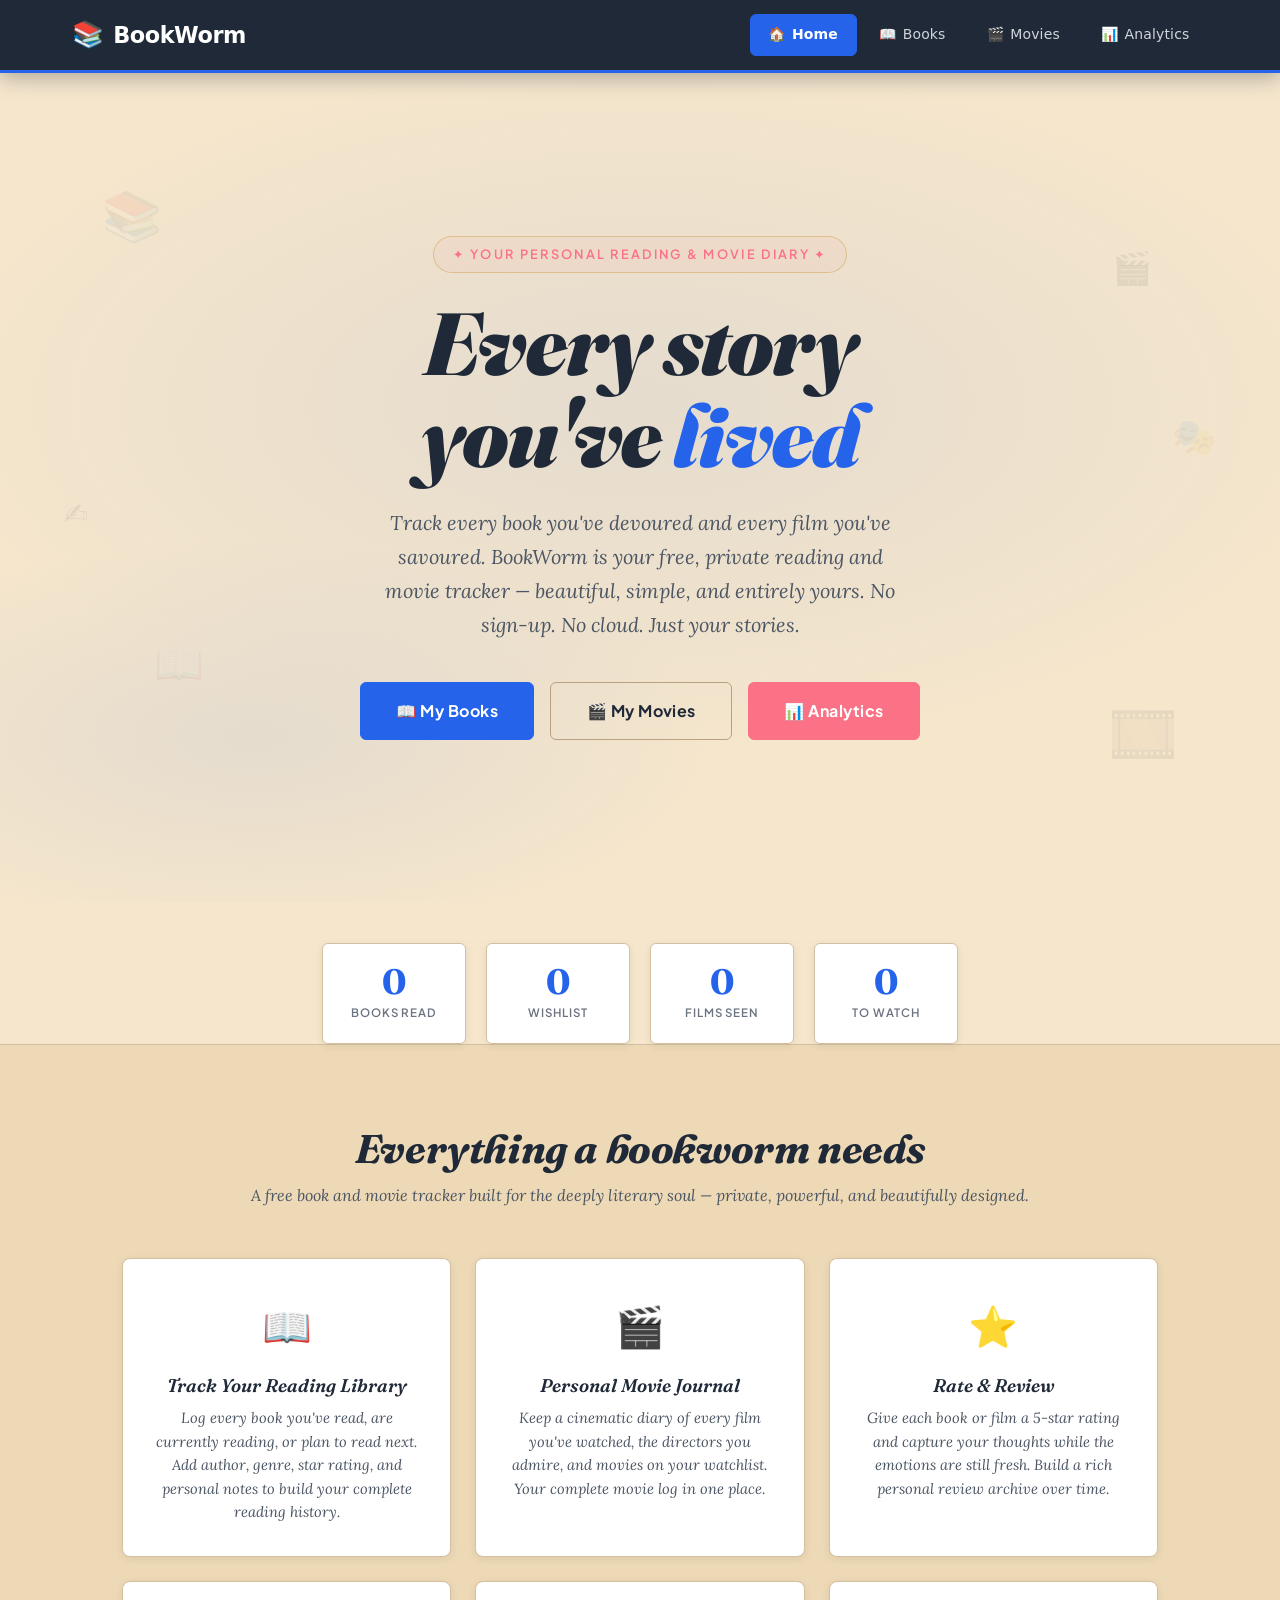
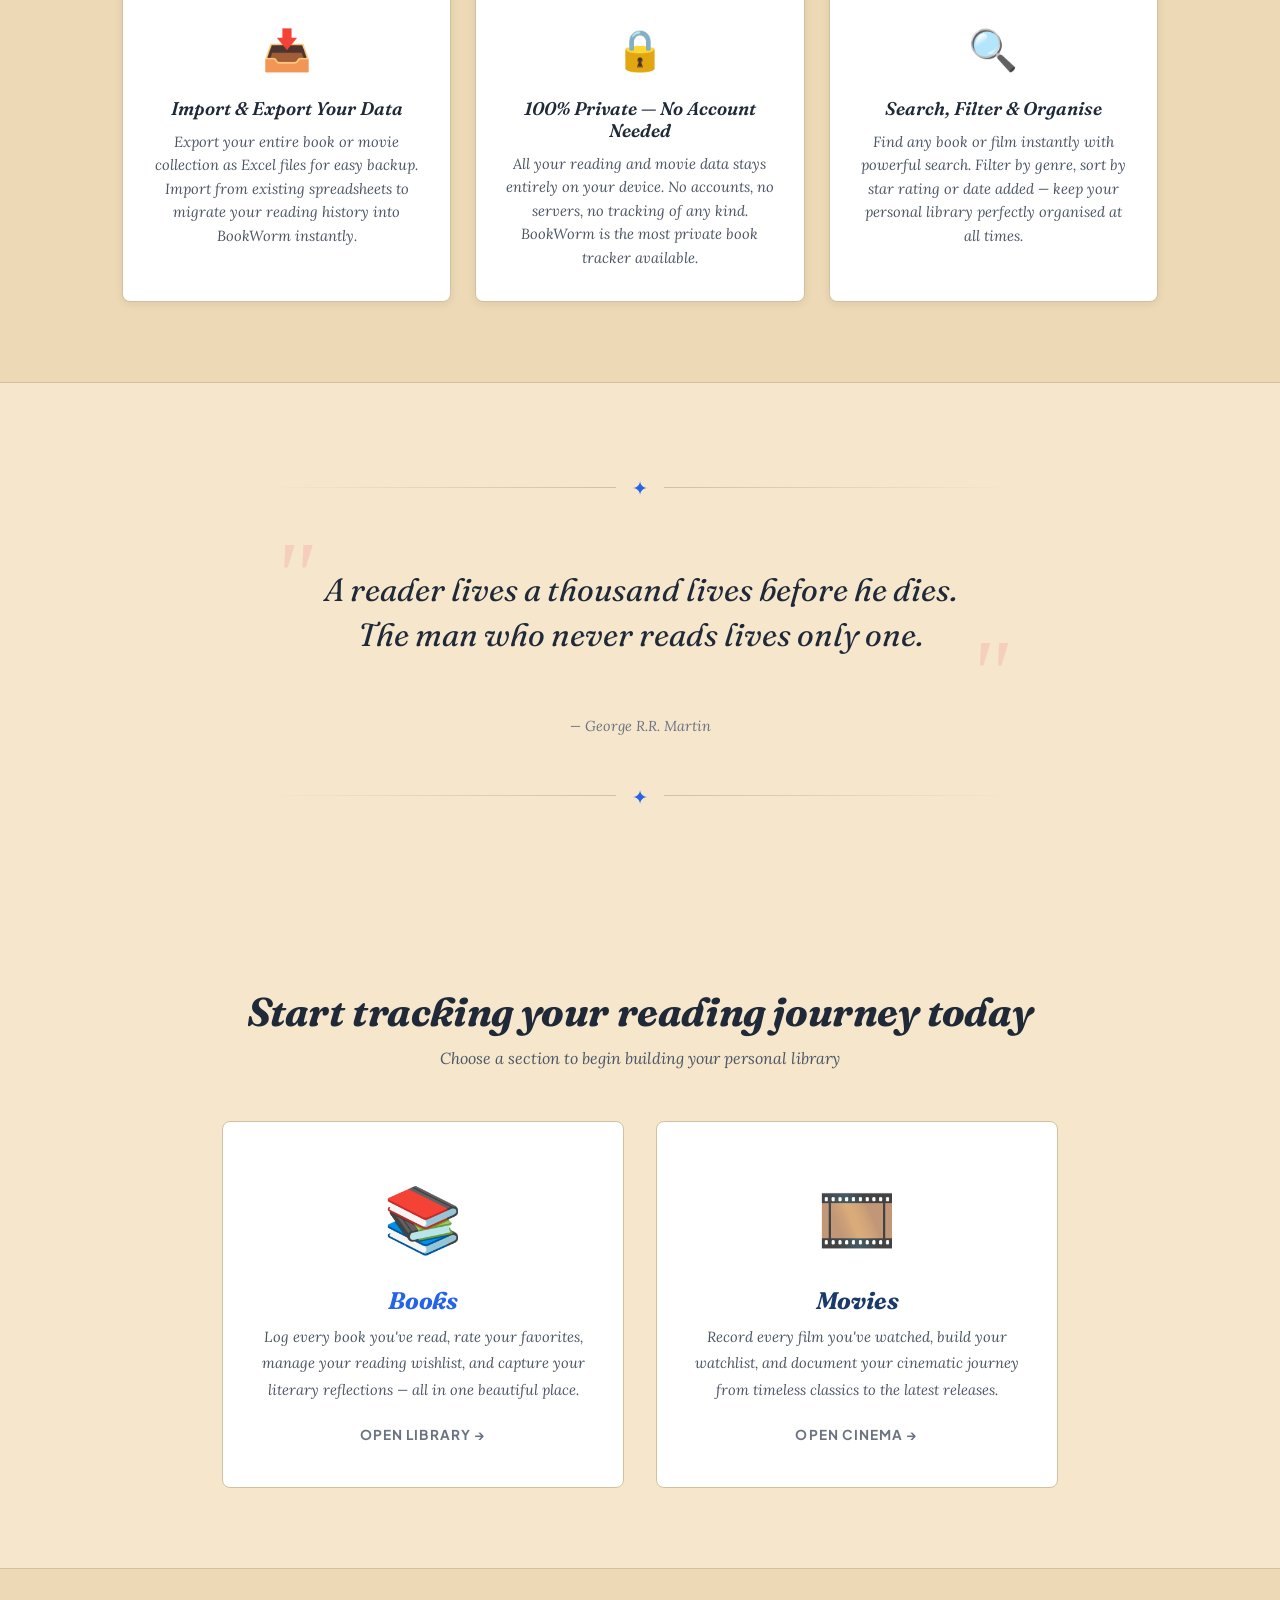
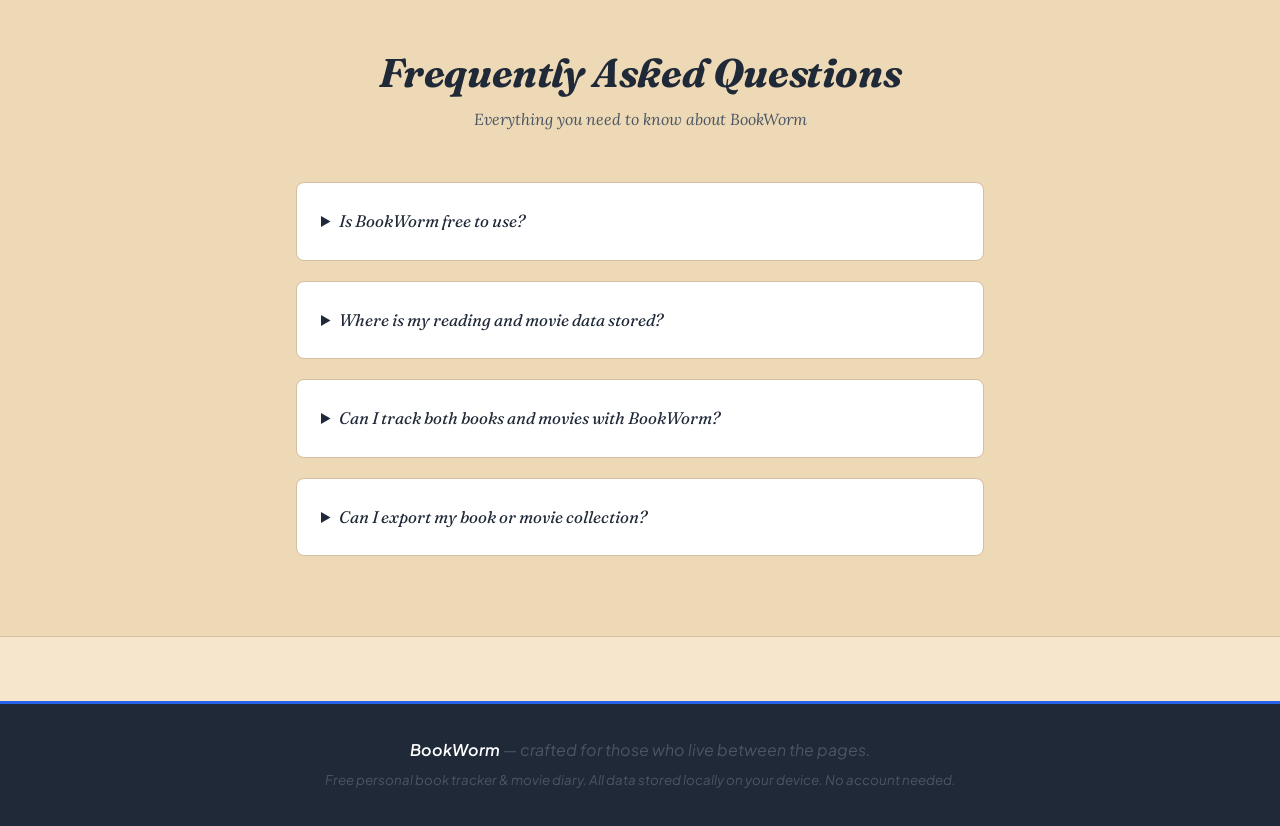
<file: index.html>
<!DOCTYPE html>
<html lang="en">
<head>
  <meta charset="UTF-8" />
  <meta name="viewport" content="width=device-width, initial-scale=1.0" />

  <!-- ═══════════════════════════════════════════
       SEO — Primary Meta Tags
  ════════════════════════════════════════════ -->
  <title>BookWorm — Free Personal Book & Movie Tracker | Reading Diary App</title>
  <meta name="description" content="BookWorm is your free personal reading and movie diary. Track every book you've read, rate films, manage your wishlist, and visualize your reading habits — all stored privately on your device. No sign-up needed." />
  <meta name="keywords" content="book tracker, reading diary, personal book log, movie tracker, reading list app, book wishlist, track books read, reading habit tracker, free book journal, offline book tracker" />
  <meta name="author" content="BookWorm" />
  <meta name="robots" content="index, follow" />
  <link rel="canonical" href="https://yourdomain.com/index.html" />

  <!-- ═══════════════════════════════════════════
       SEO — Open Graph (Facebook / LinkedIn)
  ════════════════════════════════════════════ -->
  <meta property="og:type"        content="website" />
  <meta property="og:url"         content="https://yourdomain.com/index.html" />
  <meta property="og:title"       content="BookWorm — Free Personal Book & Movie Tracker" />
  <meta property="og:description" content="Track every book you've read and film you've watched. Rate, review, manage wishlists, and explore your reading analytics — free, private, and beautifully designed." />
  <meta property="og:image"       content="https://yourdomain.com/assets/bookworm-preview.png" />
  <meta property="og:site_name"   content="BookWorm" />

  <!-- ═══════════════════════════════════════════
       SEO — Twitter Card
  ════════════════════════════════════════════ -->
  <meta name="twitter:card"        content="summary_large_image" />
  <meta name="twitter:url"         content="https://yourdomain.com/index.html" />
  <meta name="twitter:title"       content="BookWorm — Free Personal Book & Movie Tracker" />
  <meta name="twitter:description" content="Your personal reading and movie diary. Track books, rate films, manage wishlists, and visualize your reading habits — 100% private, no account needed." />
  <meta name="twitter:image"       content="https://yourdomain.com/assets/bookworm-preview.png" />

  <!-- ═══════════════════════════════════════════
       SEO — Structured Data: WebApplication
  ════════════════════════════════════════════ -->
  <script type="application/ld+json">
  {
    "@context": "https://schema.org",
    "@type": "WebApplication",
    "name": "BookWorm",
    "url": "https://yourdomain.com",
    "description": "BookWorm is a free, private personal reading and movie tracker. Log books and films, rate and review them, manage wishlists, and explore analytics — all stored locally on your device with no account required.",
    "applicationCategory": "LifestyleApplication",
    "operatingSystem": "All",
    "offers": {
      "@type": "Offer",
      "price": "0",
      "priceCurrency": "USD"
    },
    "publisher": {
      "@type": "Organization",
      "name": "BookWorm",
      "url": "https://yourdomain.com"
    },
    "featureList": [
      "Track books read, currently reading, and wishlist",
      "Log movies watched and watchlist",
      "5-star rating and personal review system",
      "Genre tagging and smart filtering",
      "Reading analytics and habit visualization",
      "Import and export data as Excel files",
      "100% private — all data stored locally on device",
      "No account or sign-up required"
    ]
  }
  </script>

  <!-- ═══════════════════════════════════════════
       SEO — Structured Data: SiteNavigationElement
  ════════════════════════════════════════════ -->
  <script type="application/ld+json">
  {
    "@context": "https://schema.org",
    "@type": "SiteNavigationElement",
    "name": ["Home", "Books", "Movies", "Analytics"],
    "url": [
      "https://yourdomain.com/index.html",
      "https://yourdomain.com/books.html",
      "https://yourdomain.com/movies.html",
      "https://yourdomain.com/analytics.html"
    ]
  }
  </script>

  <!-- ═══════════════════════════════════════════
       SEO — Structured Data: FAQPage
  ════════════════════════════════════════════ -->
  <script type="application/ld+json">
  {
    "@context": "https://schema.org",
    "@type": "FAQPage",
    "mainEntity": [
      {
        "@type": "Question",
        "name": "Is BookWorm free to use?",
        "acceptedAnswer": {
          "@type": "Answer",
          "text": "Yes. BookWorm is completely free. No subscription, no account, and no hidden fees."
        }
      },
      {
        "@type": "Question",
        "name": "Where is my reading data stored?",
        "acceptedAnswer": {
          "@type": "Answer",
          "text": "All your data is stored locally on your device. Nothing is sent to any server, making BookWorm fully private."
        }
      },
      {
        "@type": "Question",
        "name": "Can I track both books and movies with BookWorm?",
        "acceptedAnswer": {
          "@type": "Answer",
          "text": "Yes. BookWorm lets you track your entire reading library and movie diary in one place, with ratings, reviews, and wishlists for both."
        }
      },
      {
        "@type": "Question",
        "name": "Can I export my book or movie data?",
        "acceptedAnswer": {
          "@type": "Answer",
          "text": "Yes. You can export your full collection as Excel files for backup, and import existing spreadsheets to migrate your data into BookWorm."
        }
      }
    ]
  }
  </script>

  <link rel="icon" href="data:image/svg+xml,<svg xmlns='http://www.w3.org/2000/svg' viewBox='0 0 100 100'><text y='.9em' font-size='90'>📚</text></svg>" />
  <link rel="stylesheet" href="css/main.css" />

  <style>
    /* ── Hero ─────────────────────────────────── */
    .hero {
      min-height: calc(100vh - 70px);
      display: flex;
      align-items: center;
      justify-content: center;
      text-align: center;
      padding: 4rem 2rem;
      position: relative;
      overflow: hidden;
    }

    .hero::before {
      content: '';
      position: absolute;
      inset: 0;
      background:
        radial-gradient(ellipse 80% 60% at 50% 40%, rgba(37,99,235,0.08) 0%, transparent 70%),
        radial-gradient(ellipse 60% 40% at 20% 80%, rgba(37,99,235,0.08) 0%, transparent 60%);
      pointer-events: none;
    }

    .hero-deco {
      position: absolute;
      font-size: 2.5rem;
      opacity: 0.08;
      animation: float 8s ease-in-out infinite;
      pointer-events: none;
      user-select: none;
    }
    .hero-deco:nth-child(1)  { top: 12%; left:  8%; animation-delay: 0s;   font-size: 3rem; }
    .hero-deco:nth-child(2)  { top: 20%; right: 10%; animation-delay: 1.5s; font-size: 2rem; }
    .hero-deco:nth-child(3)  { bottom: 25%; left: 12%; animation-delay: 3s; font-size: 2.5rem; }
    .hero-deco:nth-child(4)  { bottom: 15%; right: 8%; animation-delay: 4.5s; font-size: 3.5rem; }
    .hero-deco:nth-child(5)  { top: 50%; left: 5%;  animation-delay: 2s; font-size: 1.8rem; }
    .hero-deco:nth-child(6)  { top: 40%; right: 5%; animation-delay: 3.5s; font-size: 2.2rem; }

    @keyframes float {
      0%, 100% { transform: translateY(0) rotate(-3deg); }
      50%       { transform: translateY(-18px) rotate(3deg); }
    }

    .hero-content {
      position: relative;
      z-index: 1;
      max-width: 700px;
      animation: fadeInUp 0.8s ease both;
    }

    .hero-eyebrow {
      display: inline-block;
      font-family: var(--font-body);
      font-size: 0.8rem;
      font-weight: 600;
      letter-spacing: 0.18em;
      text-transform: uppercase;
      color: var(--accent-gold);
      margin-bottom: 1.5rem;
      padding: 0.4rem 1.2rem;
      border: 1px solid rgba(196,151,58,0.4);
      border-radius: 20px;
      background: rgba(251,113,133,0.06);
    }

    .hero h1 {
      font-size: clamp(3rem, 8vw, 5.5rem);
      font-weight: 900;
      font-style: italic;
      line-height: 1.05;
      color: var(--text-primary);
      margin-bottom: 1.5rem;
      animation: fadeInUp 0.8s ease 0.1s both;
    }

    .hero h1 em {
      color: var(--accent-main);
      font-style: italic;
    }

    .hero-sub {
      font-family: var(--font-alt);
      font-size: clamp(1.05rem, 2.5vw, 1.25rem);
      color: var(--text-secondary);
      font-style: italic;
      max-width: 520px;
      margin: 0 auto 2.5rem;
      line-height: 1.7;
      animation: fadeInUp 0.8s ease 0.2s both;
    }

    .hero-cta {
      display: flex;
      gap: 1rem;
      justify-content: center;
      flex-wrap: wrap;
      animation: fadeInUp 0.8s ease 0.3s both;
    }

    .btn-hero {
      padding: 0.9rem 2.2rem;
      font-size: 1rem;
      font-weight: 700;
      letter-spacing: 0.03em;
    }

    .ornament {
      font-size: 1.5rem;
      color: var(--accent-gold);
      opacity: 0.6;
      margin: 0 0.5rem;
    }

    /* ── Features ────────────────────────────── */
    .features-section {
      padding: 5rem 2rem;
      background: var(--bg-secondary);
      border-top: 1px solid var(--border-color);
      border-bottom: 1px solid var(--border-color);
    }

    .section-title {
      text-align: center;
      margin-bottom: 3rem;
    }
    .section-title h2 {
      font-size: clamp(1.8rem, 4vw, 2.5rem);
      font-style: italic;
      margin-bottom: 0.5rem;
    }
    .section-title p {
      font-family: var(--font-alt);
      font-style: italic;
      color: var(--text-secondary);
      font-size: 1rem;
    }

    .features-grid {
      display: grid;
      grid-template-columns: repeat(auto-fit, minmax(260px, 1fr));
      gap: 1.5rem;
      max-width: 1100px;
      margin: 0 auto;
    }

    .feature-card {
      background: var(--bg-card);
      border: 1px solid var(--border-color);
      border-radius: 8px;
      padding: 2rem 1.75rem;
      text-align: center;
      box-shadow: var(--shadow-sm);
      transition: all 0.3s ease;
    }
    .feature-card:hover {
      transform: translateY(-4px);
      box-shadow: var(--shadow-md);
      border-color: var(--accent-gold);
    }

    .feature-icon {
      font-size: 2.5rem;
      margin-bottom: 1rem;
      display: block;
    }

    .feature-card h3 {
      font-size: 1.15rem;
      margin-bottom: 0.6rem;
      font-style: italic;
    }

    .feature-card p {
      font-family: var(--font-alt);
      font-size: 0.92rem;
      color: var(--text-secondary);
      font-style: italic;
      line-height: 1.6;
    }

    /* ── Quote Section ───────────────────────── */
    .quote-section {
      padding: 5rem 2rem;
      text-align: center;
      max-width: 800px;
      margin: 0 auto;
    }

    .pull-quote {
      font-family: var(--font-display);
      font-size: clamp(1.4rem, 3vw, 2rem);
      font-style: italic;
      color: var(--text-primary);
      line-height: 1.4;
      position: relative;
      padding: 2rem 3rem;
    }

    .pull-quote::before,
    .pull-quote::after {
      content: '"';
      font-size: 6rem;
      color: var(--accent-gold);
      opacity: 0.2;
      font-family: Georgia, serif;
      position: absolute;
      line-height: 1;
    }
    .pull-quote::before { top: -0.5rem; left: 0; }
    .pull-quote::after  { content: '"'; bottom: -2rem; right: 0; }

    .quote-attr {
      font-family: var(--font-alt);
      font-size: 0.9rem;
      color: var(--text-muted);
      margin-top: 1.5rem;
      font-style: italic;
    }

    /* ── Sections Grid ───────────────────────── */
    .sections-cta {
      padding: 4rem 2rem 5rem;
      max-width: 900px;
      margin: 0 auto;
    }

    .sections-grid {
      display: grid;
      grid-template-columns: 1fr 1fr;
      gap: 2rem;
    }

    .section-card {
      background: var(--bg-card);
      border: 1px solid var(--border-color);
      border-radius: 8px;
      padding: 2.5rem 2rem;
      text-align: center;
      transition: all 0.3s ease;
      text-decoration: none;
      display: block;
      position: relative;
      overflow: hidden;
    }
    .section-card::before {
      content: '';
      position: absolute;
      bottom: 0; left: 0; right: 0;
      height: 3px;
      transition: transform 0.3s ease;
      transform: scaleX(0);
    }
    .section-card.books::before  { background: var(--accent-main); }
    .section-card.movies::before { background: #1A3A6B; }
    .section-card:hover::before  { transform: scaleX(1); }
    .section-card:hover {
      transform: translateY(-4px);
      box-shadow: var(--shadow-md);
    }
    .section-card .sc-icon {
      font-size: 4rem;
      margin-bottom: 1rem;
      display: block;
    }
    .section-card h2 {
      font-size: 1.5rem;
      font-style: italic;
      margin-bottom: 0.5rem;
    }
    .section-card p {
      font-family: var(--font-alt);
      font-size: 0.92rem;
      color: var(--text-secondary);
      font-style: italic;
    }
    .section-card.books h2 { color: var(--accent-main); }
    .section-card.movies h2 { color: #1A3A6B; }

    .section-card .go-arrow {
      display: inline-block;
      margin-top: 1.25rem;
      font-size: 0.85rem;
      font-weight: 700;
      font-family: var(--font-body);
      letter-spacing: 0.08em;
      text-transform: uppercase;
      color: var(--text-muted);
      transition: color var(--transition), transform var(--transition);
    }
    .section-card:hover .go-arrow { transform: translateX(4px); }
    .section-card.books:hover .go-arrow  { color: var(--accent-main); }
    .section-card.movies:hover .go-arrow { color: #1A3A6B; }

    /* ── Stats Home ──────────────────────────── */
    .home-stats {
      display: grid;
      grid-template-columns: repeat(4, 1fr);
      gap: 1.25rem;
      max-width: 700px;
      margin: 2.5rem auto 0;
      padding: 0 2rem;
      animation: fadeInUp 0.8s ease 0.4s both;
    }

    .hs-card {
      background: var(--bg-card);
      border: 1px solid var(--border-color);
      border-radius: 6px;
      padding: 1.25rem 0.75rem;
      text-align: center;
      box-shadow: var(--shadow-sm);
    }
    .hs-number {
      font-family: var(--font-display);
      font-size: 2.2rem;
      font-weight: 700;
      color: var(--accent-main);
      line-height: 1;
      margin-bottom: 0.25rem;
    }
    .hs-label {
      font-family: var(--font-body);
      font-size: 0.72rem;
      font-weight: 600;
      letter-spacing: 0.08em;
      text-transform: uppercase;
      color: var(--text-muted);
    }

    .sr-only {
      position: absolute;
      width: 1px; height: 1px;
      padding: 0; margin: -1px;
      overflow: hidden;
      clip: rect(0,0,0,0);
      white-space: nowrap;
      border: 0;
    }

    @media (max-width: 640px) {
      .sections-grid { grid-template-columns: 1fr; }
      .home-stats { grid-template-columns: repeat(2, 1fr); }
      .pull-quote { padding: 1.5rem 1.5rem; }
    }
  </style>

  <!-- Google tag (gtag.js) -->
  <script async src="https://www.googletagmanager.com/gtag/js?id=G-79SWSYS3K4"></script>
  <script>
    window.dataLayer = window.dataLayer || [];
    function gtag(){dataLayer.push(arguments);}
    gtag('js', new Date());
    gtag('config', 'G-79SWSYS3K4');
  </script>

</head>
<body>

  <!-- ── Navigation ──────────────────────────── -->
  <nav class="navbar" aria-label="Main navigation">
    <div class="nav-inner">
      <a href="index.html" class="nav-logo" aria-label="BookWorm — Personal Book and Movie Tracker">
        <span class="logo-icon" aria-hidden="true">📚</span>
        BookWorm
      </a>
      <ul class="nav-links" role="list">
        <li><a href="index.html" class="active" aria-current="page">🏠 <span>Home</span></a></li>
        <li><a href="books.html">📖 <span>Books</span></a></li>
        <li><a href="movies.html">🎬 <span>Movies</span></a></li>
        <li><a href="analytics.html">📊 <span>Analytics</span></a></li>
      </ul>
    </div>
  </nav>

  <!-- ── Hero ─────────────────────────────────── -->
  <section class="hero" aria-labelledby="hero-heading">
    <span class="hero-deco" aria-hidden="true">📚</span>
    <span class="hero-deco" aria-hidden="true">🎬</span>
    <span class="hero-deco" aria-hidden="true">📖</span>
    <span class="hero-deco" aria-hidden="true">🎞️</span>
    <span class="hero-deco" aria-hidden="true">✍️</span>
    <span class="hero-deco" aria-hidden="true">🎭</span>

    <div class="hero-content">
      <span class="hero-eyebrow">✦ Your Personal Reading &amp; Movie Diary ✦</span>
      <h1 id="hero-heading">Every story<br />you've <em>lived</em></h1>
      <p class="hero-sub">
        Track every book you've devoured and every film you've savoured.
        BookWorm is your free, private reading and movie tracker — beautiful,
        simple, and entirely yours. No sign-up. No cloud. Just your stories.
      </p>
      <div class="hero-cta">
        <a href="books.html" class="btn btn-primary btn-hero" aria-label="Go to My Books tracker">📖 My Books</a>
        <a href="movies.html" class="btn btn-outline btn-hero" aria-label="Go to My Movies tracker">🎬 My Movies</a>
        <a href="analytics.html" class="btn btn-gold btn-hero" aria-label="View your reading analytics">📊 Analytics</a>
      </div>
    </div>
  </section>

  <!-- ── Live Stats ────────────────────────────── -->
  <div class="home-stats" id="home-stats" aria-label="Your personal reading and movie statistics">
    <div class="hs-card">
      <div class="hs-number" id="hs-books-read">0</div>
      <div class="hs-label">Books Read</div>
    </div>
    <div class="hs-card">
      <div class="hs-number" id="hs-wishlist">0</div>
      <div class="hs-label">Wishlist</div>
    </div>
    <div class="hs-card">
      <div class="hs-number" id="hs-movies">0</div>
      <div class="hs-label">Films Seen</div>
    </div>
    <div class="hs-card">
      <div class="hs-number" id="hs-watchlist">0</div>
      <div class="hs-label">To Watch</div>
    </div>
  </div>

  <!-- ── Features ─────────────────────────────── -->
  <section class="features-section" aria-labelledby="features-heading">
    <div class="section-title">
      <h2 id="features-heading">Everything a bookworm needs</h2>
      <p>A free book and movie tracker built for the deeply literary soul — private, powerful, and beautifully designed.</p>
    </div>
    <div class="features-grid container">

      <article class="feature-card">
        <span class="feature-icon" aria-hidden="true">📖</span>
        <h3>Track Your Reading Library</h3>
        <p>Log every book you've read, are currently reading, or plan to read next. Add author, genre, star rating, and personal notes to build your complete reading history.</p>
      </article>

      <article class="feature-card">
        <span class="feature-icon" aria-hidden="true">🎬</span>
        <h3>Personal Movie Journal</h3>
        <p>Keep a cinematic diary of every film you've watched, the directors you admire, and movies on your watchlist. Your complete movie log in one place.</p>
      </article>

      <article class="feature-card">
        <span class="feature-icon" aria-hidden="true">⭐</span>
        <h3>Rate &amp; Review</h3>
        <p>Give each book or film a 5-star rating and capture your thoughts while the emotions are still fresh. Build a rich personal review archive over time.</p>
      </article>

      <article class="feature-card">
        <span class="feature-icon" aria-hidden="true">📥</span>
        <h3>Import &amp; Export Your Data</h3>
        <p>Export your entire book or movie collection as Excel files for easy backup. Import from existing spreadsheets to migrate your reading history into BookWorm instantly.</p>
      </article>

      <article class="feature-card">
        <span class="feature-icon" aria-hidden="true">🔒</span>
        <h3>100% Private — No Account Needed</h3>
        <p>All your reading and movie data stays entirely on your device. No accounts, no servers, no tracking of any kind. BookWorm is the most private book tracker available.</p>
      </article>

      <article class="feature-card">
        <span class="feature-icon" aria-hidden="true">🔍</span>
        <h3>Search, Filter &amp; Organise</h3>
        <p>Find any book or film instantly with powerful search. Filter by genre, sort by star rating or date added — keep your personal library perfectly organised at all times.</p>
      </article>

    </div>
  </section>

  <!-- ── Quote ─────────────────────────────────── -->
  <section class="quote-section" aria-label="Inspirational reading quote">
    <div class="divider"><span aria-hidden="true">✦</span></div>
    <blockquote class="pull-quote">
      A reader lives a thousand lives before he dies. The man who never reads lives only one.
    </blockquote>
    <p class="quote-attr">— George R.R. Martin</p>
    <div class="divider" style="margin-top:2.5rem"><span aria-hidden="true">✦</span></div>
  </section>

  <!-- ── Section CTAs ──────────────────────────── -->
  <div class="sections-cta">
    <div class="section-title">
      <h2>Start tracking your reading journey today</h2>
      <p>Choose a section to begin building your personal library</p>
    </div>
    <div class="sections-grid">
      <a href="books.html" class="section-card books" aria-label="Open the Books tracker to log your reading history">
        <span class="sc-icon" aria-hidden="true">📚</span>
        <h2>Books</h2>
        <p>Log every book you've read, rate your favorites, manage your reading wishlist, and capture your literary reflections — all in one beautiful place.</p>
        <span class="go-arrow">Open Library →</span>
      </a>
      <a href="movies.html" class="section-card movies" aria-label="Open the Movies tracker to log your film history">
        <span class="sc-icon" aria-hidden="true">🎞️</span>
        <h2>Movies</h2>
        <p>Record every film you've watched, build your watchlist, and document your cinematic journey from timeless classics to the latest releases.</p>
        <span class="go-arrow">Open Cinema →</span>
      </a>
    </div>
  </div>

  <!-- ══════════════════════════════════════════════
       SEO — FAQ Section (mirrors JSON-LD FAQPage)
  ═══════════════════════════════════════════════ -->
  <section class="features-section" aria-labelledby="faq-heading" style="border-top:1px solid var(--border-color)">
    <div class="section-title">
      <h2 id="faq-heading">Frequently Asked Questions</h2>
      <p>Everything you need to know about BookWorm</p>
    </div>
    <div style="max-width:720px;margin:0 auto;display:grid;gap:1.25rem;padding:0 1rem">

      <details style="background:var(--bg-card);border:1px solid var(--border-color);border-radius:8px;padding:1.5rem">
        <summary style="font-family:var(--font-display);font-size:1.05rem;font-style:italic;cursor:pointer">
          Is BookWorm free to use?
        </summary>
        <p style="font-family:var(--font-alt);font-size:0.93rem;color:var(--text-secondary);font-style:italic;margin-top:0.75rem;line-height:1.7">
          Yes — BookWorm is completely free. There is no subscription plan, no premium tier, and no hidden fees. Every feature is available to all users at no cost.
        </p>
      </details>

      <details style="background:var(--bg-card);border:1px solid var(--border-color);border-radius:8px;padding:1.5rem">
        <summary style="font-family:var(--font-display);font-size:1.05rem;font-style:italic;cursor:pointer">
          Where is my reading and movie data stored?
        </summary>
        <p style="font-family:var(--font-alt);font-size:0.93rem;color:var(--text-secondary);font-style:italic;margin-top:0.75rem;line-height:1.7">
          All your data is stored locally in your browser on your own device. Nothing is ever uploaded to a server. This makes BookWorm one of the most private book trackers available — your reading life belongs only to you.
        </p>
      </details>

      <details style="background:var(--bg-card);border:1px solid var(--border-color);border-radius:8px;padding:1.5rem">
        <summary style="font-family:var(--font-display);font-size:1.05rem;font-style:italic;cursor:pointer">
          Can I track both books and movies with BookWorm?
        </summary>
        <p style="font-family:var(--font-alt);font-size:0.93rem;color:var(--text-secondary);font-style:italic;margin-top:0.75rem;line-height:1.7">
          Absolutely. BookWorm includes a dedicated book tracker and a separate movie tracker, both with ratings, reviews, wishlists, and genre filtering — all in one unified reading and watching diary.
        </p>
      </details>

      <details style="background:var(--bg-card);border:1px solid var(--border-color);border-radius:8px;padding:1.5rem">
        <summary style="font-family:var(--font-display);font-size:1.05rem;font-style:italic;cursor:pointer">
          Can I export my book or movie collection?
        </summary>
        <p style="font-family:var(--font-alt);font-size:0.93rem;color:var(--text-secondary);font-style:italic;margin-top:0.75rem;line-height:1.7">
          Yes. You can export your full book or movie collection as an Excel file at any time, and import existing spreadsheets to migrate your data into BookWorm — perfect for readers switching from another tracking app.
        </p>
      </details>

    </div>
  </section>

  <!-- ── Footer ────────────────────────────────── -->
  <footer>
    <p>
      <span>BookWorm</span> — crafted for those who live between the pages.
      <br />
      <small>Free personal book tracker &amp; movie diary. All data stored locally on your device. No account needed.</small>
    </p>
  </footer>

  <!-- ── Scripts ───────────────────────────────── -->
  <script src="js/storage.js"></script>
  <script>
    document.addEventListener('DOMContentLoaded', () => {
      const bs = BookWormDB.Books.stats();
      const ms = BookWormDB.Movies.stats();
      document.getElementById('hs-books-read').textContent = bs.read;
      document.getElementById('hs-wishlist').textContent   = bs.wishlist;
      document.getElementById('hs-movies').textContent     = ms.watched;
      document.getElementById('hs-watchlist').textContent  = ms.watchlist;
    });
  </script>

</body>
</html>
</file>
<file: css/main.css>
/* ================================================
   BookWorm — Main Stylesheet
   Aesthetic: Modern Literary / Clean & Readable
   Color Palette:
     Blue    #2563EB  — primary accent
     Green   #22C55E  — success / read status
     Dark    #1F2937  — navbar, footer, headings
     Gray    #4B5563  — body text
     Rose    #FB7185  — secondary accent / tags
     Cream   #F5E6CC  — warm background
   ================================================ */

/*
  Font Pairing (upgraded for max readability & visual impact):
  ┌─ Display / Headings ──── Fraunces
  │    Optical-size variable serif — stunning for large headings,
  │    with beautiful italic forms. Instantly eye-catching.
  ├─ Body / UI ───────────── Plus Jakarta Sans
  │    Purpose-built for screen readability. Clean, geometric,
  │    excellent at small sizes. Far more readable than Inter.
  └─ Quotes / Notes ──────── Lora
       Warm, calligraphic serif — ideal for pull-quotes,
       card notes, and any italic flavour text.
*/
@import url('https://fonts.googleapis.com/css2?family=Fraunces:ital,opsz,wght@0,9..144,300;0,9..144,500;0,9..144,600;0,9..144,700;0,9..144,900;1,9..144,400;1,9..144,600;1,9..144,700&family=Plus+Jakarta+Sans:wght@400;500;600;700;800&family=Lora:ital,wght@0,400;0,500;0,600;1,400;1,500&display=swap');

/* ── CSS Variables ─────────────────────────────── */
:root {
  /* ── Backgrounds ─────────────────────── */
  --bg-primary:     #F5E6CC;        /* warm cream — main page bg          */
  --bg-secondary:   #EDD9B5;        /* slightly deeper cream for sections  */
  --bg-card:        #FFFFFF;        /* clean white cards — high contrast   */
  --bg-dark:        #1F2937;        /* deep charcoal — navbar & footer     */

  /* ── Text ────────────────────────────── */
  --text-primary:   #1F2937;        /* near-black charcoal — headings      */
  --text-secondary: #4B5563;        /* warm mid-gray — body copy           */
  --text-muted:     #6B7280;        /* soft gray — labels, hints           */
  --text-on-dark:   #F5E6CC;        /* cream on dark backgrounds           */

  /* ── Accents ─────────────────────────── */
  --accent-main:    #2563EB;        /* vivid blue — primary CTA & links    */
  --accent-hover:   #1D4ED8;        /* darker blue on hover                */
  --accent-gold:    #FB7185;        /* rose-pink — secondary highlights    */
  --accent-gold-lt: #FDA4AF;        /* lighter rose for hover states       */
  --accent-green:   #22C55E;        /* green — "read" / "watched" status   */

  /* ── Borders ─────────────────────────── */
  --border-color:   #D4BFA0;        /* warm tan border                     */
  --border-dark:    #B8A080;        /* slightly darker for focus states    */

  /* ── Shadows ─────────────────────────── */
  --shadow-sm:      0 2px 8px  rgba(31,41,55,0.08);
  --shadow-md:      0 6px 24px rgba(31,41,55,0.13);
  --shadow-lg:      0 12px 48px rgba(31,41,55,0.18);

  /* ── Misc ────────────────────────────── */
  --radius:         6px;
  --font-display:   'Fraunces', Georgia, serif;
  --font-body:      'Plus Jakarta Sans', system-ui, sans-serif;
  --font-alt:       'Lora', Georgia, serif;
  --transition:     0.22s ease;
}

/* ── Reset & Base ──────────────────────────────── */
*, *::before, *::after { box-sizing: border-box; margin: 0; padding: 0; }

html { scroll-behavior: smooth; font-size: 16px; }

body {
  font-family: var(--font-body);
  background-color: var(--bg-primary);
  color: var(--text-primary);
  line-height: 1.7;
  -webkit-font-smoothing: antialiased;
  -moz-osx-font-smoothing: grayscale;
  letter-spacing: 0em;
  min-height: 100vh;
}

/* ── Scrollbar ─────────────────────────────────── */
::-webkit-scrollbar { width: 8px; }
::-webkit-scrollbar-track { background: var(--bg-secondary); }
::-webkit-scrollbar-thumb { background: var(--border-dark); border-radius: 4px; }
::-webkit-scrollbar-thumb:hover { background: var(--accent-main); }

/* ── Typography ────────────────────────────────── */
h1, h2, h3, h4, h5 {
  font-family: var(--font-display);
  color: var(--text-primary);
  line-height: 1.2;
  font-optical-sizing: auto;   /* activates Fraunces optical size axis */
  font-weight: 700;
}

h1 { font-size: clamp(2.2rem, 5vw, 3.4rem); font-weight: 900; font-style: italic; letter-spacing: -0.02em; }
h2 { font-size: clamp(1.6rem, 3vw, 2.2rem); font-weight: 700; letter-spacing: -0.01em; }
h3 { font-size: 1.2rem; font-weight: 600; letter-spacing: 0; }

p {
  font-family: var(--font-body);
  font-size: 1rem;
  line-height: 1.8;
  color: var(--text-secondary);
}

a { color: inherit; text-decoration: none; }

/* ── Navigation ────────────────────────────────── */
.navbar {
  position: sticky;
  top: 0;
  z-index: 100;
  background: var(--bg-dark);
  border-bottom: 3px solid var(--accent-main);
  box-shadow: 0 4px 20px rgba(31,41,55,0.35);
}

.nav-inner {
  max-width: 1200px;
  margin: 0 auto;
  padding: 0 2rem;
  display: flex;
  align-items: center;
  justify-content: space-between;
  height: 70px;
}

.nav-logo {
  display: flex;
  align-items: center;
  gap: 0.6rem;
  font-family: 'Inter', system-ui, sans-serif;
  font-size: 1.4rem;
  font-weight: 800;
  color: #FFFFFF;
  letter-spacing: -0.02em;
}

.nav-logo .logo-icon {
  font-size: 1.6rem;
  line-height: 1;
}

.nav-links {
  display: flex;
  align-items: center;
  gap: 0.25rem;
  list-style: none;
}

.nav-links a {
  display: flex;
  align-items: center;
  gap: 0.4rem;
  padding: 0.5rem 1.1rem;
  border-radius: var(--radius);
  font-family: 'Inter', system-ui, sans-serif;
  font-size: 0.875rem;
  font-weight: 500;
  color: #D1D5DB;
  letter-spacing: 0.01em;
  transition: all var(--transition);
  border: 1px solid transparent;
}

.nav-links a:hover {
  color: #FFFFFF;
  background: rgba(255,255,255,0.10);
  border-color: rgba(255,255,255,0.15);
}

.nav-links a.active {
  color: #FFFFFF;
  background: var(--accent-main);
  border-color: var(--accent-main);
  font-weight: 600;
}

/* ── Page Header ───────────────────────────────── */
.page-header {
  text-align: center;
  padding: 3.5rem 2rem 2.5rem;
  position: relative;
}

.page-header::after {
  content: '';
  display: block;
  width: 80px;
  height: 3px;
  background: linear-gradient(90deg, transparent, var(--accent-main), transparent);
  margin: 1.5rem auto 0;
}

.page-header h1 {
  font-size: clamp(2.2rem, 5vw, 3.2rem);
  font-style: italic;
  font-weight: 700;
  letter-spacing: -0.02em;
  color: var(--text-primary);
}

.page-header p {
  font-family: var(--font-alt);
  font-size: 1.15rem;
  color: var(--text-secondary);
  margin-top: 0.6rem;
  font-style: italic;
  line-height: 1.7;
}

/* ── Decorative Divider ────────────────────────── */
.divider {
  display: flex;
  align-items: center;
  gap: 1rem;
  margin: 0.5rem 0 2rem;
  color: var(--accent-main);
  font-size: 1.2rem;
}
.divider::before,
.divider::after {
  content: '';
  flex: 1;
  height: 1px;
  background: linear-gradient(90deg, transparent, var(--border-color));
}
.divider::after {
  background: linear-gradient(90deg, var(--border-color), transparent);
}

/* ── Tabs ──────────────────────────────────────── */
.tabs-bar {
  display: flex;
  gap: 0;
  border-bottom: 2px solid var(--border-color);
  margin-bottom: 2rem;
}

.tab-btn {
  padding: 0.75rem 2rem;
  font-family: var(--font-display);
  font-size: 1rem;
  font-weight: 500;
  color: var(--text-muted);
  background: none;
  border: none;
  border-bottom: 3px solid transparent;
  margin-bottom: -2px;
  cursor: pointer;
  transition: all var(--transition);
  display: flex;
  align-items: center;
  gap: 0.5rem;
}

.tab-btn:hover { color: var(--text-primary); }

.tab-btn.active {
  color: var(--accent-main);
  border-bottom-color: var(--accent-main);
  font-weight: 600;
}

/* ── Controls Bar ──────────────────────────────── */
.controls-bar {
  display: flex;
  flex-wrap: wrap;
  align-items: center;
  gap: 1rem;
  margin-bottom: 1.75rem;
}

.search-wrap {
  position: relative;
  flex: 1;
  min-width: 220px;
}

.search-wrap .search-icon {
  position: absolute;
  left: 0.9rem;
  top: 50%;
  transform: translateY(-50%);
  color: var(--text-muted);
  font-size: 1rem;
  pointer-events: none;
}

.search-input {
  width: 100%;
  padding: 0.65rem 1rem 0.65rem 2.5rem;
  font-family: var(--font-body);
  font-size: 0.92rem;
  color: var(--text-primary);
  background: var(--bg-card);
  border: 1.5px solid var(--border-color);
  border-radius: var(--radius);
  outline: none;
  transition: border-color var(--transition), box-shadow var(--transition);
}

.search-input::placeholder { color: var(--text-muted); }

.search-input:focus {
  border-color: var(--accent-main);
  box-shadow: 0 0 0 3px rgba(37,99,235,0.12);
}

.filter-select {
  padding: 0.65rem 1rem;
  font-family: var(--font-body);
  font-size: 0.92rem;
  color: var(--text-primary);
  background: var(--bg-card);
  border: 1.5px solid var(--border-color);
  border-radius: var(--radius);
  outline: none;
  cursor: pointer;
  transition: border-color var(--transition);
  min-width: 140px;
}

.filter-select:focus { border-color: var(--accent-main); }

/* ── Buttons ───────────────────────────────────── */
.btn {
  display: inline-flex;
  align-items: center;
  gap: 0.45rem;
  padding: 0.65rem 1.4rem;
  font-family: var(--font-body);
  font-size: 0.92rem;
  font-weight: 600;
  border-radius: var(--radius);
  border: 1.5px solid transparent;
  cursor: pointer;
  transition: all var(--transition);
  white-space: nowrap;
  letter-spacing: 0.02em;
}

/* Blue — primary action */
.btn-primary {
  background: var(--accent-main);
  color: #FFFFFF;
  border-color: var(--accent-main);
}
.btn-primary:hover {
  background: var(--accent-hover);
  border-color: var(--accent-hover);
  box-shadow: var(--shadow-sm);
  transform: translateY(-1px);
}

/* Outline — secondary action */
.btn-outline {
  background: transparent;
  color: var(--text-primary);
  border-color: var(--border-dark);
}
.btn-outline:hover {
  background: var(--bg-card);
  border-color: var(--accent-main);
  color: var(--accent-main);
}

/* Rose — tertiary / highlight action */
.btn-gold {
  background: var(--accent-gold);
  color: #FFFFFF;
  border-color: var(--accent-gold);
  font-weight: 700;
}
.btn-gold:hover {
  background: var(--accent-gold-lt);
  border-color: var(--accent-gold-lt);
  transform: translateY(-1px);
  box-shadow: var(--shadow-sm);
}

/* Danger */
.btn-danger {
  background: transparent;
  color: #DC2626;
  border-color: #DC2626;
}
.btn-danger:hover {
  background: #DC2626;
  color: #fff;
}

.btn-sm {
  padding: 0.4rem 0.9rem;
  font-size: 0.82rem;
}

.btn-icon {
  padding: 0.5rem;
  border-radius: 50%;
  background: transparent;
  border: 1.5px solid var(--border-color);
  cursor: pointer;
  color: var(--text-muted);
  font-size: 1rem;
  transition: all var(--transition);
  display: inline-flex;
  align-items: center;
  justify-content: center;
  line-height: 1;
  width: 36px;
  height: 36px;
}
.btn-icon:hover {
  background: var(--bg-card);
  color: var(--accent-main);
  border-color: var(--accent-main);
}

/* ── Cards Grid ────────────────────────────────── */
.cards-grid {
  display: grid;
  grid-template-columns: repeat(auto-fill, minmax(300px, 1fr));
  gap: 1.5rem;
}

/* ── Book / Movie Card ─────────────────────────── */
.entry-card {
  background: var(--bg-card);
  border: 1px solid var(--border-color);
  border-radius: var(--radius);
  padding: 1.4rem 1.5rem;
  box-shadow: var(--shadow-sm);
  transition: all 0.25s ease;
  position: relative;
  overflow: hidden;
  animation: fadeInUp 0.4s ease both;
}

.entry-card::before {
  content: '';
  position: absolute;
  left: 0; top: 0; bottom: 0;
  width: 4px;
  background: var(--accent-main);
  border-radius: var(--radius) 0 0 var(--radius);
  opacity: 0;
  transition: opacity var(--transition);
}

.entry-card:hover {
  box-shadow: var(--shadow-md);
  transform: translateY(-3px);
  border-color: var(--accent-main);
}
.entry-card:hover::before { opacity: 1; }

.card-header {
  display: flex;
  justify-content: space-between;
  align-items: flex-start;
  gap: 0.75rem;
  margin-bottom: 0.75rem;
}

.card-title {
  font-family: var(--font-display);
  font-size: 1.2rem;
  font-weight: 700;
  letter-spacing: -0.01em;
  color: var(--text-primary);
  line-height: 1.3;
  flex: 1;
}

.card-actions {
  display: flex;
  gap: 0.35rem;
  flex-shrink: 0;
}

.card-meta {
  font-family: var(--font-alt);
  font-size: 0.92rem;
  color: var(--text-secondary);
  font-style: italic;
  margin-bottom: 0.5rem;
}

.card-tags {
  display: flex;
  flex-wrap: wrap;
  gap: 0.4rem;
  margin-bottom: 0.75rem;
}

.tag {
  display: inline-block;
  padding: 0.2rem 0.7rem;
  font-family: var(--font-body);
  font-size: 0.72rem;
  font-weight: 600;
  border-radius: 20px;
  letter-spacing: 0.04em;
  text-transform: uppercase;
}

/* Genre tag — blue tint */
.tag-genre {
  background: rgba(37,99,235,0.10);
  color: var(--accent-main);
  border: 1px solid rgba(37,99,235,0.22);
}

/* Read / Watched — green */
.tag-status-read,
.tag-status-watched {
  background: rgba(34,197,94,0.12);
  color: #16A34A;
  border: 1px solid rgba(34,197,94,0.28);
}

/* Currently Reading / Watching — blue */
.tag-status-reading,
.tag-status-watching {
  background: rgba(37,99,235,0.10);
  color: var(--accent-main);
  border: 1px solid rgba(37,99,235,0.22);
}

/* Wishlist / Watchlist — rose */
.tag-status-wishlist,
.tag-status-watchlist {
  background: rgba(251,113,133,0.12);
  color: #E11D48;
  border: 1px solid rgba(251,113,133,0.28);
}

/* Stars Rating */
.card-rating {
  display: flex;
  gap: 2px;
  margin-bottom: 0.6rem;
  font-size: 1rem;
}
.star-filled { color: #F59E0B; }   /* amber stars — universally readable */
.star-empty  { color: var(--border-color); }

/* Notes */
.card-notes {
  font-family: var(--font-alt);
  font-size: 0.9rem;
  color: var(--text-secondary);
  font-style: italic;
  border-top: 1px solid var(--border-color);
  padding-top: 0.75rem;
  margin-top: 0.25rem;
  display: -webkit-box;
  -webkit-line-clamp: 3;
  -webkit-box-orient: vertical;
  overflow: hidden;
}

.card-date {
  font-size: 0.75rem;
  color: var(--text-muted);
  margin-top: 0.75rem;
  font-style: italic;
}

/* ── Empty State ───────────────────────────────── */
.empty-state {
  text-align: center;
  padding: 4rem 2rem;
  color: var(--text-muted);
}
.empty-state .empty-icon {
  font-size: 4rem;
  margin-bottom: 1rem;
  opacity: 0.5;
}
.empty-state h3 {
  font-family: var(--font-display);
  font-size: 1.4rem;
  font-style: italic;
  color: var(--text-secondary);
  margin-bottom: 0.5rem;
}
.empty-state p {
  font-family: var(--font-alt);
  font-style: italic;
  font-size: 0.95rem;
}

/* ── Stats Bar ─────────────────────────────────── */
.stats-bar {
  display: flex;
  gap: 1rem;
  flex-wrap: wrap;
  margin-bottom: 2rem;
}

.stat-pill {
  display: flex;
  align-items: center;
  gap: 0.5rem;
  padding: 0.5rem 1.1rem;
  background: var(--bg-card);
  border: 1px solid var(--border-color);
  border-radius: 30px;
  font-family: var(--font-body);
  font-size: 0.85rem;
  color: var(--text-secondary);
  box-shadow: var(--shadow-sm);
}

.stat-pill strong {
  font-weight: 700;
  color: var(--text-primary);
}

.stat-pill .stat-dot {
  width: 8px;
  height: 8px;
  border-radius: 50%;
}
.dot-green  { background: var(--accent-green); }
.dot-blue   { background: var(--accent-main); }
.dot-red    { background: var(--accent-gold); }
.dot-gold   { background: #F59E0B; }

/* ── Modal ─────────────────────────────────────── */
.modal-overlay {
  position: fixed;
  inset: 0;
  background: rgba(31,41,55,0.70);
  backdrop-filter: blur(4px);
  z-index: 200;
  display: flex;
  align-items: center;
  justify-content: center;
  padding: 1rem;
  opacity: 0;
  pointer-events: none;
  transition: opacity var(--transition);
}

.modal-overlay.open {
  opacity: 1;
  pointer-events: all;
}

.modal {
  background: var(--bg-card);
  border: 1px solid var(--border-color);
  border-radius: 10px;
  width: 100%;
  max-width: 580px;
  max-height: 90vh;
  overflow-y: auto;
  box-shadow: var(--shadow-lg);
  transform: translateY(20px) scale(0.97);
  transition: transform 0.3s ease;
}

.modal-overlay.open .modal {
  transform: translateY(0) scale(1);
}

.modal-header {
  display: flex;
  justify-content: space-between;
  align-items: center;
  padding: 1.5rem 1.75rem 1rem;
  border-bottom: 1px solid var(--border-color);
  position: sticky;
  top: 0;
  background: var(--bg-card);
  z-index: 1;
}

.modal-title {
  font-family: var(--font-display);
  font-size: 1.3rem;
  font-style: italic;
  color: var(--text-primary);
}

.modal-close {
  width: 32px;
  height: 32px;
  display: flex;
  align-items: center;
  justify-content: center;
  border-radius: 50%;
  border: 1px solid var(--border-color);
  background: none;
  color: var(--text-muted);
  font-size: 1.2rem;
  cursor: pointer;
  transition: all var(--transition);
  line-height: 1;
}
.modal-close:hover {
  background: var(--bg-secondary);
  color: var(--text-primary);
  border-color: var(--border-dark);
}

.modal-body {
  padding: 1.5rem 1.75rem;
}

.modal-footer {
  padding: 1rem 1.75rem 1.5rem;
  display: flex;
  justify-content: flex-end;
  gap: 0.75rem;
  border-top: 1px solid var(--border-color);
}

/* ── Form Elements ─────────────────────────────── */
.form-row {
  display: grid;
  gap: 1rem;
  margin-bottom: 1rem;
}

.form-row.cols-2 { grid-template-columns: 1fr 1fr; }

.form-group {
  display: flex;
  flex-direction: column;
  gap: 0.35rem;
}

.form-label {
  font-family: var(--font-body);
  font-size: 0.82rem;
  font-weight: 600;
  color: var(--text-secondary);
  letter-spacing: 0.06em;
  text-transform: uppercase;
}

.form-input,
.form-select,
.form-textarea {
  padding: 0.65rem 0.9rem;
  font-family: var(--font-body);
  font-size: 0.92rem;
  color: var(--text-primary);
  background: #FFFFFF;
  border: 1.5px solid var(--border-color);
  border-radius: var(--radius);
  outline: none;
  transition: border-color var(--transition), box-shadow var(--transition);
  width: 100%;
}

.form-input::placeholder,
.form-textarea::placeholder { color: var(--text-muted); }

.form-input:focus,
.form-select:focus,
.form-textarea:focus {
  border-color: var(--accent-main);
  box-shadow: 0 0 0 3px rgba(37,99,235,0.12);
  background: #FFFFFF;
}

.form-textarea {
  resize: vertical;
  min-height: 90px;
  line-height: 1.6;
}

/* Star Rating Input */
.star-rating-input {
  display: flex;
  gap: 4px;
}

.star-rating-input .star {
  font-size: 1.4rem;
  color: var(--border-color);
  cursor: pointer;
  transition: color var(--transition), transform var(--transition);
  line-height: 1;
}
.star-rating-input .star:hover,
.star-rating-input .star.active {
  color: #F59E0B;
}
.star-rating-input .star:hover { transform: scale(1.2); }

/* ── Toast Notification ────────────────────────── */
.toast-container {
  position: fixed;
  bottom: 2rem;
  right: 2rem;
  z-index: 300;
  display: flex;
  flex-direction: column;
  gap: 0.75rem;
  pointer-events: none;
}

.toast {
  display: flex;
  align-items: center;
  gap: 0.7rem;
  padding: 0.85rem 1.25rem;
  background: var(--bg-dark);
  color: #F9FAFB;
  border-radius: var(--radius);
  font-family: var(--font-body);
  font-size: 0.88rem;
  box-shadow: var(--shadow-lg);
  border-left: 3px solid var(--accent-main);
  animation: slideInToast 0.35s ease, fadeOutToast 0.35s ease 2.8s both;
  max-width: 320px;
  pointer-events: all;
}

.toast.error   { border-left-color: #EF4444; }
.toast.success { border-left-color: var(--accent-green); }

/* ── Footer ────────────────────────────────────── */
footer {
  background: var(--bg-dark);
  color: #9CA3AF;
  text-align: center;
  padding: 2rem;
  font-family: var(--font-alt);
  font-size: 0.9rem;
  font-style: italic;
  border-top: 3px solid var(--accent-main);
  margin-top: 4rem;
}

footer span {
  color: #FFFFFF;
  font-weight: 600;
}

/* ── Animations ────────────────────────────────── */
@keyframes fadeInUp {
  from { opacity: 0; transform: translateY(16px); }
  to   { opacity: 1; transform: translateY(0); }
}

@keyframes slideInToast {
  from { opacity: 0; transform: translateX(40px); }
  to   { opacity: 1; transform: translateX(0); }
}

@keyframes fadeOutToast {
  from { opacity: 1; }
  to   { opacity: 0; }
}

/* ── Responsive ────────────────────────────────── */
@media (max-width: 768px) {
  .nav-inner { padding: 0 1rem; }
  .nav-links a span { display: none; }
  .nav-links a { padding: 0.5rem 0.75rem; font-size: 1.1rem; }
  .form-row.cols-2 { grid-template-columns: 1fr; }
  .controls-bar { flex-direction: column; }
  .search-wrap { min-width: unset; }
  .cards-grid { grid-template-columns: 1fr; }
  .stats-bar { gap: 0.5rem; }
  .modal { margin: 0.5rem; }
  .page-header { padding: 2rem 1rem 1.5rem; }
}

/* ── Utility ───────────────────────────────────── */
.container {
  max-width: 1200px;
  margin: 0 auto;
  padding: 0 2rem;
}

.visually-hidden {
  position: absolute;
  width: 1px; height: 1px;
  padding: 0; margin: -1px;
  overflow: hidden; clip: rect(0,0,0,0);
  border: 0;
}

.mt-1 { margin-top: 0.5rem; }
.mt-2 { margin-top: 1rem; }

/* ── Export / Import bar ───────────────────────── */
.io-bar {
  display: flex;
  align-items: center;
  gap: 0.75rem;
  padding: 0.75rem 1rem;
  background: var(--bg-card);
  border: 1px solid var(--border-color);
  border-radius: var(--radius);
  margin-bottom: 1.5rem;
  flex-wrap: wrap;
}

.io-bar .io-label {
  font-family: var(--font-body);
  font-size: 0.8rem;
  font-weight: 600;
  color: var(--text-muted);
  text-transform: uppercase;
  letter-spacing: 0.08em;
  margin-right: 0.25rem;
}

/* ── Sort Controls ─────────────────────────────── */
.sort-wrap {
  display: flex;
  align-items: center;
  gap: 0.5rem;
}

.sort-btn {
  padding: 0.55rem 0.85rem;
  font-family: var(--font-body);
  font-size: 0.8rem;
  font-weight: 600;
  color: var(--text-muted);
  background: var(--bg-card);
  border: 1px solid var(--border-color);
  border-radius: var(--radius);
  cursor: pointer;
  transition: all var(--transition);
  display: flex;
  align-items: center;
  gap: 0.3rem;
  text-transform: uppercase;
  letter-spacing: 0.05em;
}
.sort-btn:hover,
.sort-btn.active {
  color: var(--accent-main);
  border-color: var(--accent-main);
  background: rgba(37,99,235,0.07);
}

/* ── Count Badge ───────────────────────────────── */
.count-badge {
  display: inline-flex;
  align-items: center;
  justify-content: center;
  min-width: 20px;
  height: 20px;
  padding: 0 5px;
  background: var(--accent-main);
  color: #fff;
  border-radius: 10px;
  font-size: 0.72rem;
  font-weight: 700;
  font-family: var(--font-body);
}

/* ── View Toggle ───────────────────────────────── */
.view-toggle {
  display: flex;
  border: 1px solid var(--border-color);
  border-radius: var(--radius);
  overflow: hidden;
}
.view-btn {
  padding: 0.5rem 0.75rem;
  border: none;
  background: var(--bg-card);
  color: var(--text-muted);
  cursor: pointer;
  font-size: 0.95rem;
  transition: all var(--transition);
}
.view-btn.active {
  background: var(--accent-main);
  color: #fff;
}

/* ══════════════════════════════════════════════════
   Auto-Fill Styles
══════════════════════════════════════════════════ */
.autofill-indicator {
  position: absolute;
  top: calc(100% + 4px);
  left: 0;
  display: flex;
  align-items: center;
  gap: 0.4rem;
  font-family: var(--font-alt);
  font-size: 0.78rem;
  font-style: italic;
  color: var(--text-muted);
  z-index: 10;
  pointer-events: none;
}

.af-spinner {
  display: inline-block;
  width: 12px;
  height: 12px;
  border: 2px solid var(--border-color);
  border-top-color: var(--accent-main);
  border-radius: 50%;
  animation: spin 0.7s linear infinite;
}

@keyframes spin {
  to { transform: rotate(360deg); }
}

.af-label { color: var(--text-muted); }

.autofill-badge {
  position: absolute;
  top: calc(100% + 6px);
  left: 0;
  right: 0;
  display: flex;
  align-items: center;
  gap: 0.5rem;
  padding: 0.5rem 0.75rem;
  background: var(--bg-card);
  border: 1px solid var(--accent-main);
  border-radius: var(--radius);
  box-shadow: 0 4px 16px rgba(37,99,235,0.15);
  z-index: 20;
  font-family: var(--font-body);
  font-size: 0.8rem;
  animation: fadeInBadge 0.25s ease;
  flex-wrap: wrap;
}

@keyframes fadeInBadge {
  from { opacity: 0; transform: translateY(-4px); }
  to   { opacity: 1; transform: translateY(0); }
}

.af-icon  { font-size: 0.9rem; }

.af-text {
  flex: 1;
  color: var(--text-secondary);
  font-style: italic;
}

.af-text strong {
  color: var(--text-primary);
  font-weight: 600;
  font-style: normal;
}

.af-apply {
  padding: 0.25rem 0.65rem;
  background: var(--accent-main);
  color: #FFFFFF;
  border: none;
  border-radius: var(--radius);
  font-family: var(--font-body);
  font-size: 0.75rem;
  font-weight: 700;
  cursor: pointer;
  transition: background 0.2s;
}
.af-apply:hover { background: var(--accent-hover); }

.af-dismiss {
  padding: 0.2rem 0.4rem;
  background: none;
  border: none;
  color: var(--text-muted);
  cursor: pointer;
  font-size: 0.9rem;
  line-height: 1;
  border-radius: 3px;
  transition: color 0.2s;
}
.af-dismiss:hover { color: var(--text-primary); }

/* TMDB hint banner */
.tmdb-hint-wrap {
  display: none;
  margin-top: 0.5rem;
  padding: 0.6rem 0.9rem;
  background: rgba(37,99,235,0.06);
  border: 1px dashed rgba(37,99,235,0.25);
  border-radius: var(--radius);
  font-family: var(--font-alt);
  font-size: 0.8rem;
  font-style: italic;
  color: var(--text-secondary);
}

.tmdb-hint-wrap a {
  color: var(--accent-main);
  text-decoration: underline;
}
</file>
